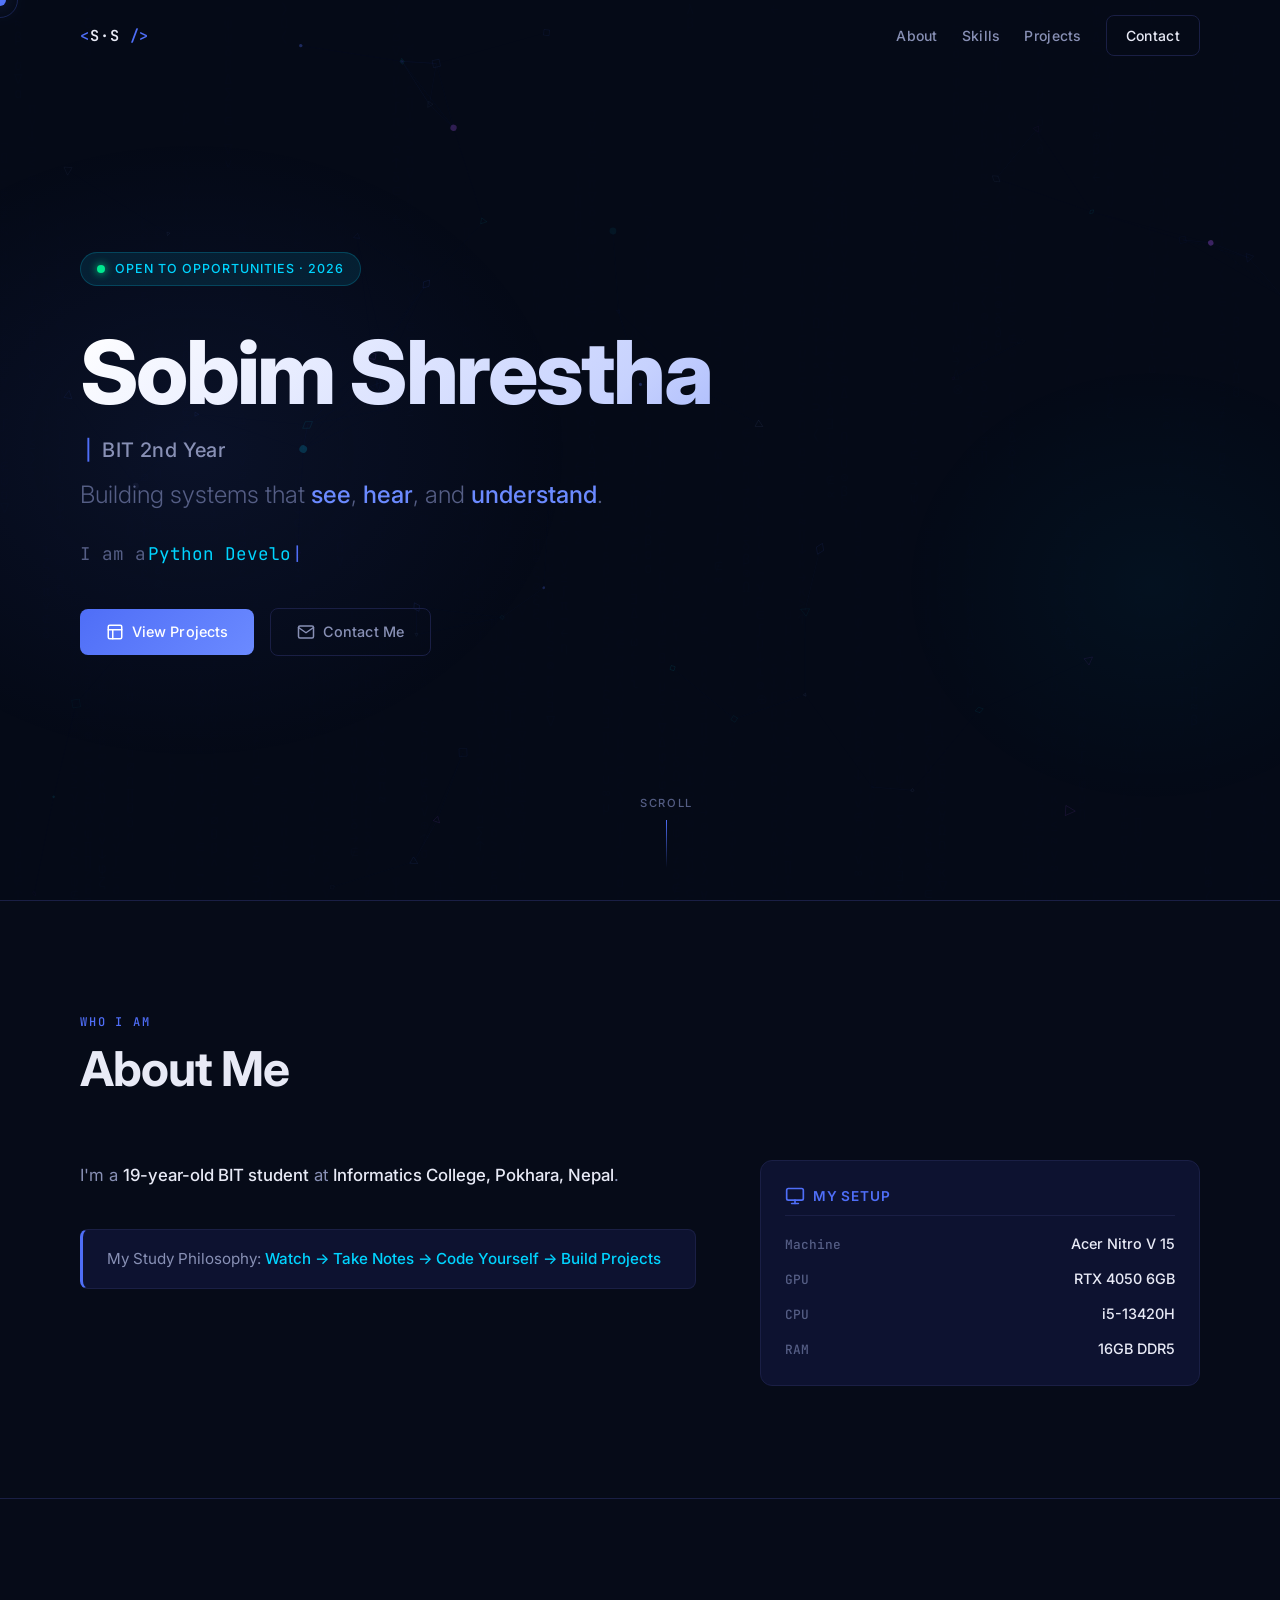
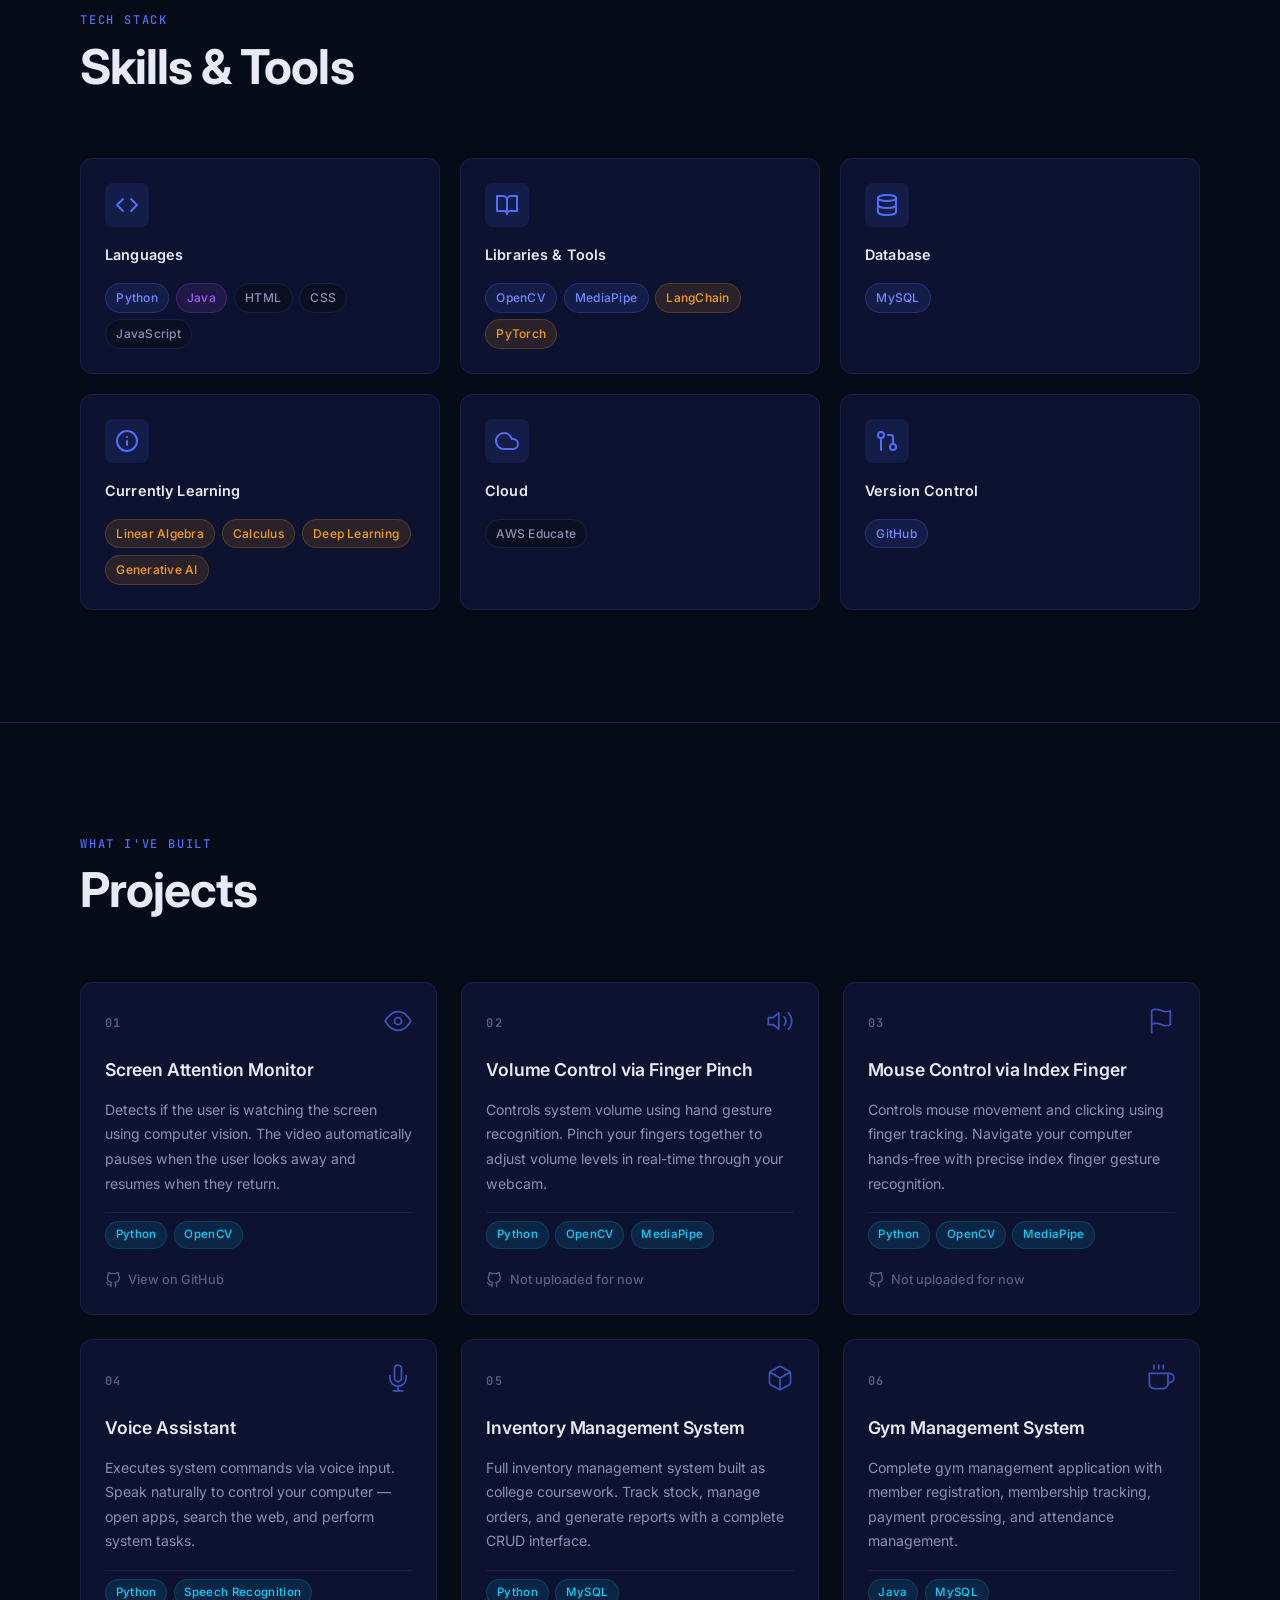
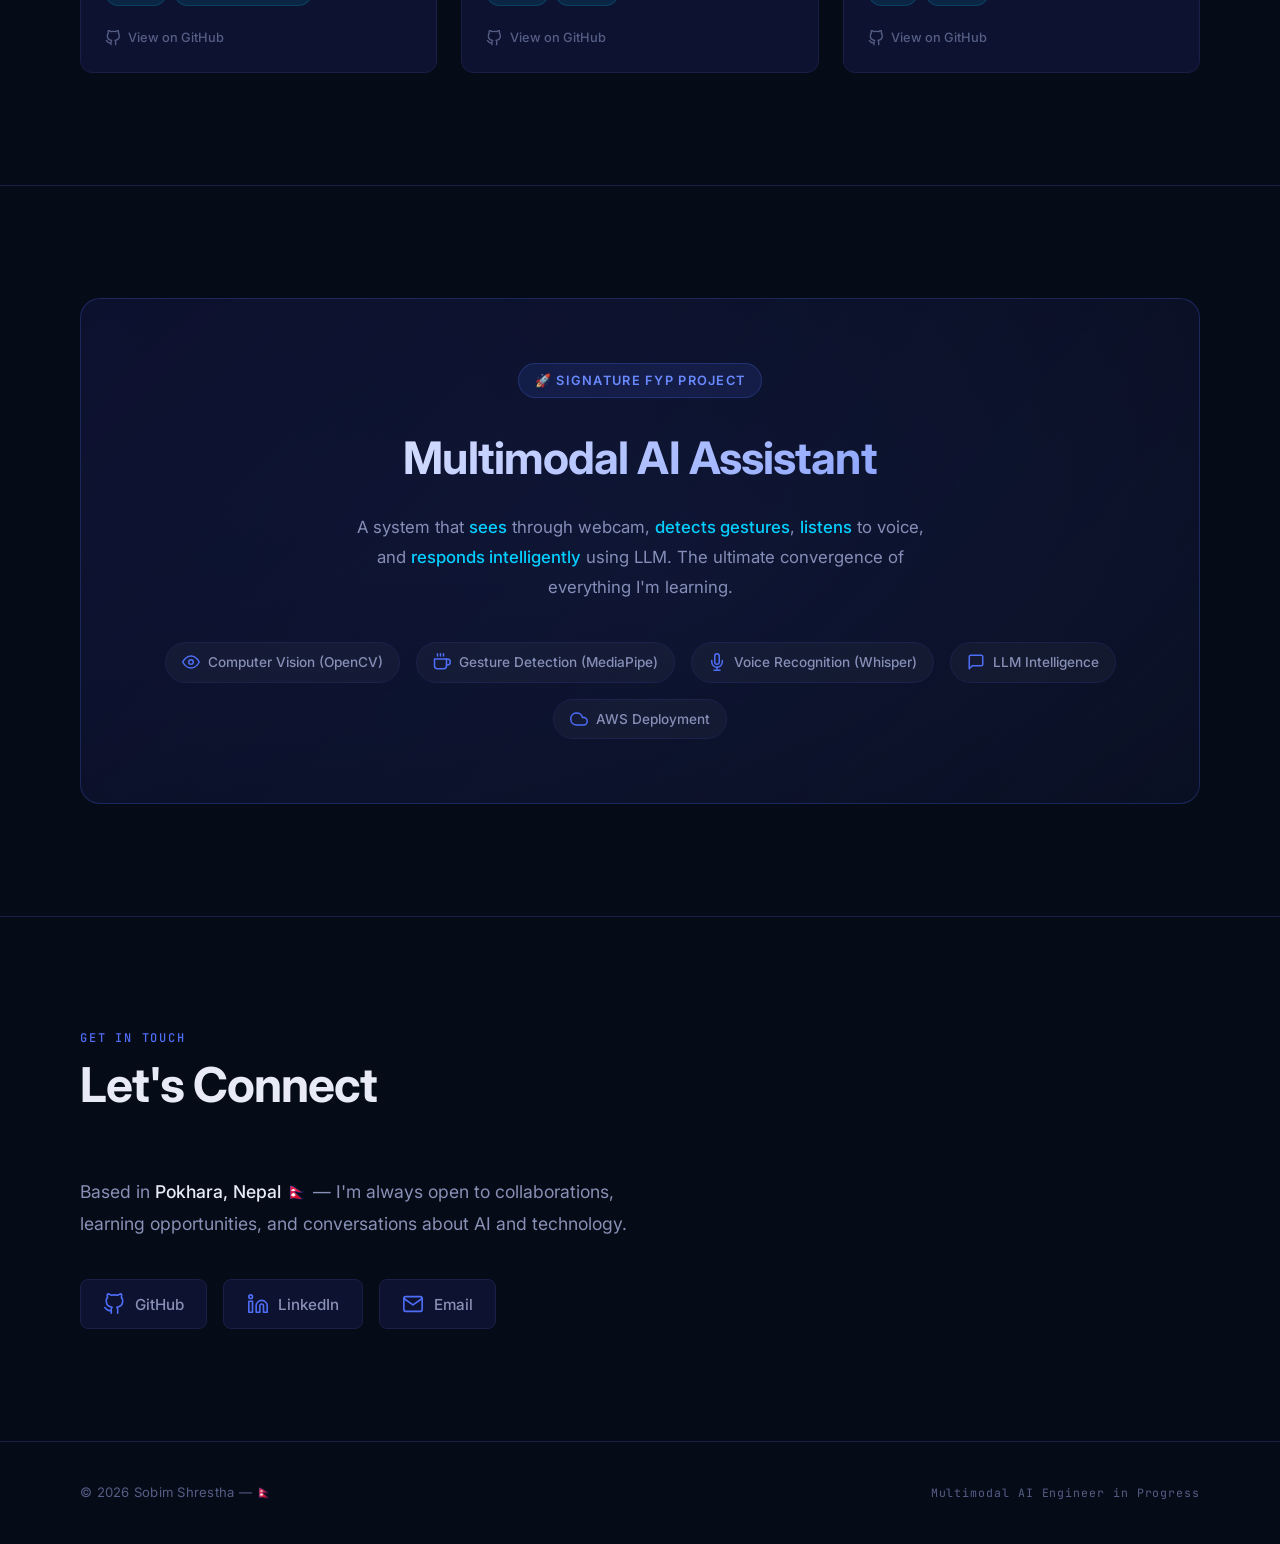
<file: index.html>
<!DOCTYPE html>
<html lang="en">
<head>
  <meta charset="UTF-8" />
  <meta name="viewport" content="width=device-width, initial-scale=1.0" />
  <meta name="description" content="Sobim Shrestha — Multimodal AI Engineer in Progress. BIT 2nd Year student at Informatics College, Pokhara, Nepal. Building AI systems that see, hear, and understand." />
  <title>Sobim Shrestha — Multimodal AI Engineer</title>
  <link rel="preconnect" href="https://fonts.googleapis.com" />
  <link rel="preconnect" href="https://fonts.gstatic.com" crossorigin />
  <link href="https://fonts.googleapis.com/css2?family=Inter:wght@300;400;500;600;700;800&family=JetBrains+Mono:wght@400;500&display=swap" rel="stylesheet" />
  <link rel="stylesheet" href="style.css" />
</head>
<body>

  <!-- Custom Cursor -->
  <div class="cursor" id="cursor"></div>
  <div class="cursor-trail" id="cursor-trail"></div>

  <!-- Particle Canvas -->
  <canvas id="particle-canvas"></canvas>

  <!-- Matrix Rain Canvas -->
  <canvas id="matrix-canvas"></canvas>

  <!-- ── Navigation ──────────────────────────── -->
  <header class="nav" id="nav">
    <div class="nav__inner container">
      <a href="#hero" class="nav__logo" aria-label="Home">
        <span class="logo-bracket">&lt;</span>S·S<span class="logo-bracket"> /&gt;</span>
      </a>
      <nav class="nav__links" aria-label="Primary navigation">
        <a href="#about" class="nav__link">About</a>
        <a href="#skills" class="nav__link">Skills</a>
        <a href="#projects" class="nav__link">Projects</a>

        <a href="#contact" class="nav__link nav__link--cta" id="nav-contact">Contact</a>
      </nav>
      <button class="nav__hamburger" id="hamburger" aria-label="Toggle menu" aria-expanded="false">
        <span></span><span></span><span></span>
      </button>
    </div>
    <!-- Mobile drawer -->
    <div class="nav__drawer" id="nav-drawer" aria-hidden="true">
      <a href="#about" class="nav__drawer-link">About</a>
      <a href="#skills" class="nav__drawer-link">Skills</a>
      <a href="#projects" class="nav__drawer-link">Projects</a>

      <a href="#contact" class="nav__drawer-link">Contact</a>
    </div>
  </header>

  <!-- ── Hero ──────────────────────────────────── -->
  <section class="hero" id="hero">
    <div class="hero__inner container">
      <div class="hero__badge fade-in">
        <span class="badge-dot"></span>
        Open to Opportunities · 2026
      </div>
      <h1 class="hero__name fade-in delay-1">Sobim Shrestha</h1>
      <p class="hero__title fade-in delay-2">
         <span class="hero__separator">|</span> BIT 2nd Year
      </p>
      <p class="hero__subtitle fade-in delay-3">
        Building  systems that <em>see</em>, <em>hear</em>, and <em>understand</em>.
      </p>
      <div class="hero__typewriter fade-in delay-3">
        <span class="typewriter-prefix">I am a </span>
        <span class="typewriter-text" id="typewriter"></span>
        <span class="typewriter-cursor">|</span>
      </div>
      <div class="hero__actions fade-in delay-4">
        <a href="#projects" class="btn btn--primary" id="hero-cta">
          <svg width="18" height="18" viewBox="0 0 24 24" fill="none" stroke="currentColor" stroke-width="2" stroke-linecap="round" stroke-linejoin="round"><rect x="3" y="3" width="18" height="18" rx="2" ry="2"/><line x1="3" y1="9" x2="21" y2="9"/><line x1="9" y1="21" x2="9" y2="9"/></svg>
          View Projects
        </a>
        <a href="#contact" class="btn btn--ghost">
          <svg width="18" height="18" viewBox="0 0 24 24" fill="none" stroke="currentColor" stroke-width="2" stroke-linecap="round" stroke-linejoin="round"><path d="M4 4h16c1.1 0 2 .9 2 2v12c0 1.1-.9 2-2 2H4c-1.1 0-2-.9-2-2V6c0-1.1.9-2 2-2z"/><polyline points="22,6 12,13 2,6"/></svg>
          Contact Me
        </a>
      </div>
    </div>
    <div class="hero__scroll-hint fade-in delay-5" aria-hidden="true">
      <span class="scroll-text">Scroll</span>
      <span class="scroll-line"></span>
    </div>
  </section>

  <!-- ── About ─────────────────────────────────── -->
  <section class="about section" id="about">
    <div class="container">
      <div class="section__header reveal">
        <span class="section__label">Who I Am</span>
        <h2 class="section__title">About Me</h2>
      </div>
      <div class="about__grid">
        <div class="about__text reveal">
          <p>
            I'm a <strong>19-year-old BIT student</strong> at <strong>Informatics College, Pokhara, Nepal</strong>.
            <!-- I'm passionate about building AI from <em>mathematical foundations</em> — not just calling APIs. -->
          </p>
          <p>
            <!-- Currently deep-diving into <strong>Linear Algebra</strong> and <strong>Calculus</strong> as my foundation -->
            <!-- for Generative AI. I believe in truly understanding the math behind the models, not just using pre-built tools. -->
          </p>
          <blockquote class="about__philosophy">
            <!-- <span class="philosophy-icon"></span> -->
            <span>My Study Philosophy: <strong>Watch → Take Notes → Code Yourself → Build Projects</strong></span>
          </blockquote>
        </div>
        <div class="about__hardware reveal">
          <h3 class="hardware__title">
            <svg width="20" height="20" viewBox="0 0 24 24" fill="none" stroke="currentColor" stroke-width="2" stroke-linecap="round" stroke-linejoin="round"><rect x="2" y="3" width="20" height="14" rx="2" ry="2"/><line x1="8" y1="21" x2="16" y2="21"/><line x1="12" y1="17" x2="12" y2="21"/></svg>
            My Setup
          </h3>
          <ul class="hardware__list">
            <li><span class="hw-label">Machine</span><span class="hw-value">Acer Nitro V 15</span></li>
            <li><span class="hw-label">GPU</span><span class="hw-value">RTX 4050 6GB</span></li>
            <li><span class="hw-label">CPU</span><span class="hw-value">i5-13420H</span></li>
            <li><span class="hw-label">RAM</span><span class="hw-value">16GB DDR5</span></li>
          </ul>
        </div>
      </div>
    </div>
  </section>

  <!-- ── Skills ────────────────────────────────── -->
  <section class="skills section" id="skills">
    <div class="container">
      <div class="section__header reveal">
        <span class="section__label">Tech Stack</span>
        <h2 class="section__title">Skills & Tools</h2>
      </div>
      <div class="skills__grid">

        <div class="skill-card reveal" id="skill-languages">
          <div class="skill-card__icon">
            <svg width="24" height="24" viewBox="0 0 24 24" fill="none" stroke="currentColor" stroke-width="2" stroke-linecap="round" stroke-linejoin="round"><polyline points="16 18 22 12 16 6"/><polyline points="8 6 2 12 8 18"/></svg>
          </div>
          <h3 class="skill-card__title">Languages</h3>
          <div class="skill-card__tags">
            <span class="tag tag--strong">Python</span>
            <span class="tag tag--mid">Java</span>
            <span class="tag">HTML</span>
            <span class="tag">CSS</span>
            <span class="tag">JavaScript</span>
          </div>
        </div>

        <div class="skill-card reveal" id="skill-libs">
          <div class="skill-card__icon">
            <svg width="24" height="24" viewBox="0 0 24 24" fill="none" stroke="currentColor" stroke-width="2" stroke-linecap="round" stroke-linejoin="round"><path d="M2 3h6a4 4 0 0 1 4 4v14a3 3 0 0 0-3-3H2z"/><path d="M22 3h-6a4 4 0 0 0-4 4v14a3 3 0 0 1 3-3h7z"/></svg>
          </div>
          <h3 class="skill-card__title">Libraries & Tools</h3>
          <div class="skill-card__tags">
            <span class="tag tag--strong">OpenCV</span>
            <span class="tag tag--strong">MediaPipe</span>
            <span class="tag tag--learning">LangChain</span>
            <span class="tag tag--learning">PyTorch</span>
          </div>
        </div>

        <div class="skill-card reveal" id="skill-db">
          <div class="skill-card__icon">
            <svg width="24" height="24" viewBox="0 0 24 24" fill="none" stroke="currentColor" stroke-width="2" stroke-linecap="round" stroke-linejoin="round"><ellipse cx="12" cy="5" rx="9" ry="3"/><path d="M21 12c0 1.66-4 3-9 3s-9-1.34-9-3"/><path d="M3 5v14c0 1.66 4 3 9 3s9-1.34 9-3V5"/></svg>
          </div>
          <h3 class="skill-card__title">Database</h3>
          <div class="skill-card__tags">
            <span class="tag tag--strong">MySQL</span>
          </div>
        </div>

        <div class="skill-card reveal" id="skill-learning">
          <div class="skill-card__icon">
            <svg width="24" height="24" viewBox="0 0 24 24" fill="none" stroke="currentColor" stroke-width="2" stroke-linecap="round" stroke-linejoin="round"><circle cx="12" cy="12" r="10"/><path d="M12 16v-4"/><path d="M12 8h.01"/></svg>
          </div>
          <h3 class="skill-card__title">Currently Learning</h3>
          <div class="skill-card__tags">
            <span class="tag tag--learning">Linear Algebra</span>
            <span class="tag tag--learning">Calculus</span>
            <span class="tag tag--learning">Deep Learning</span>
            <span class="tag tag--learning">Generative AI</span>
          </div>
        </div>

        <div class="skill-card reveal" id="skill-cloud">
          <div class="skill-card__icon">
            <svg width="24" height="24" viewBox="0 0 24 24" fill="none" stroke="currentColor" stroke-width="2" stroke-linecap="round" stroke-linejoin="round"><path d="M18 10h-1.26A8 8 0 1 0 9 20h9a5 5 0 0 0 0-10z"/></svg>
          </div>
          <h3 class="skill-card__title">Cloud</h3>
          <div class="skill-card__tags">
            <span class="tag">AWS Educate</span>
          </div>
        </div>

        <div class="skill-card reveal" id="skill-vc">
          <div class="skill-card__icon">
            <svg width="24" height="24" viewBox="0 0 24 24" fill="none" stroke="currentColor" stroke-width="2" stroke-linecap="round" stroke-linejoin="round"><circle cx="18" cy="18" r="3"/><circle cx="6" cy="6" r="3"/><path d="M13 6h3a2 2 0 0 1 2 2v7"/><path d="M6 9v12"/></svg>
          </div>
          <h3 class="skill-card__title">Version Control</h3>
          <div class="skill-card__tags">
            <span class="tag tag--strong">GitHub</span>
          </div>
        </div>

      </div>
    </div>
  </section>

  <!-- ── Projects ──────────────────────────────── -->
  <section class="projects section" id="projects">
    <div class="container">
      <div class="section__header reveal">
        <span class="section__label">What I've Built</span>
        <h2 class="section__title">Projects</h2>
      </div>
      <div class="projects__grid">

        <article class="project-card reveal" id="project-1">
          <div class="project-card__header">
            <span class="project-card__number">01</span>
            <div class="project-card__icon">
              <svg width="28" height="28" viewBox="0 0 24 24" fill="none" stroke="currentColor" stroke-width="1.5" stroke-linecap="round" stroke-linejoin="round"><path d="M1 12s4-8 11-8 11 8 11 8-4 8-11 8-11-8-11-8z"/><circle cx="12" cy="12" r="3"/></svg>
            </div>
          </div>
          <h3 class="project-card__title">Screen Attention Monitor</h3>
          <p class="project-card__desc">
            Detects if the user is watching the screen using computer vision. The video automatically pauses when the user looks away and resumes when they return.
          </p>
          <div class="project-card__tech">
            <span>Python</span>
            <span>OpenCV</span>
          </div>
          <a href="https://github.com/Sobimshrestha/Screen-Attention-Monitor" target="_blank" rel="noopener" class="project-card__github">
            <svg width="16" height="16" viewBox="0 0 24 24" fill="none" stroke="currentColor" stroke-width="2" stroke-linecap="round" stroke-linejoin="round"><path d="M9 19c-5 1.5-5-2.5-7-3m14 6v-3.87a3.37 3.37 0 0 0-.94-2.61c3.14-.35 6.44-1.54 6.44-7A5.44 5.44 0 0 0 20 4.77 5.07 5.07 0 0 0 19.91 1S18.73.65 16 2.48a13.38 13.38 0 0 0-7 0C6.27.65 5.09 1 5.09 1A5.07 5.07 0 0 0 5 4.77a5.44 5.44 0 0 0-1.5 3.78c0 5.42 3.3 6.61 6.44 7A3.37 3.37 0 0 0 9 18.13V22"/></svg>
            View on GitHub
          </a>
        </article>

        <article class="project-card reveal" id="project-2">
          <div class="project-card__header">
            <span class="project-card__number">02</span>
            <div class="project-card__icon">
              <svg width="28" height="28" viewBox="0 0 24 24" fill="none" stroke="currentColor" stroke-width="1.5" stroke-linecap="round" stroke-linejoin="round"><polygon points="11 5 6 9 2 9 2 15 6 15 11 19 11 5"/><path d="M19.07 4.93a10 10 0 0 1 0 14.14"/><path d="M15.54 8.46a5 5 0 0 1 0 7.07"/></svg>
            </div>
          </div>
          <h3 class="project-card__title">Volume Control via Finger Pinch</h3>
          <p class="project-card__desc">
            Controls system volume using hand gesture recognition. Pinch your fingers together to adjust volume levels in real-time through your webcam.
          </p>
          <div class="project-card__tech">
            <span>Python</span>
            <span>OpenCV</span>
            <span>MediaPipe</span>
          </div>
          <a href="https://github.com/" target="_blank" rel="noopener" class="project-card__github">
            <svg width="16" height="16" viewBox="0 0 24 24" fill="none" stroke="currentColor" stroke-width="2" stroke-linecap="round" stroke-linejoin="round"><path d="M9 19c-5 1.5-5-2.5-7-3m14 6v-3.87a3.37 3.37 0 0 0-.94-2.61c3.14-.35 6.44-1.54 6.44-7A5.44 5.44 0 0 0 20 4.77 5.07 5.07 0 0 0 19.91 1S18.73.65 16 2.48a13.38 13.38 0 0 0-7 0C6.27.65 5.09 1 5.09 1A5.07 5.07 0 0 0 5 4.77a5.44 5.44 0 0 0-1.5 3.78c0 5.42 3.3 6.61 6.44 7A3.37 3.37 0 0 0 9 18.13V22"/></svg>
            Not uploaded for now
          </a>
        </article>

        <article class="project-card reveal" id="project-3">
          <div class="project-card__header">
            <span class="project-card__number">03</span>
            <div class="project-card__icon">
              <svg width="28" height="28" viewBox="0 0 24 24" fill="none" stroke="currentColor" stroke-width="1.5" stroke-linecap="round" stroke-linejoin="round"><path d="M4 15s1-1 4-1 5 2 8 2 4-1 4-1V3s-1 1-4 1-5-2-8-2-4 1-4 1z"/><line x1="4" y1="22" x2="4" y2="15"/></svg>
            </div>
          </div>
          <h3 class="project-card__title">Mouse Control via Index Finger</h3>
          <p class="project-card__desc">
            Controls mouse movement and clicking using finger tracking. Navigate your computer hands-free with precise index finger gesture recognition.
          </p>
          <div class="project-card__tech">
            <span>Python</span>
            <span>OpenCV</span>
            <span>MediaPipe</span>
          </div>
          <a href="https://github.com/" target="_blank" rel="noopener" class="project-card__github">
            <svg width="16" height="16" viewBox="0 0 24 24" fill="none" stroke="currentColor" stroke-width="2" stroke-linecap="round" stroke-linejoin="round"><path d="M9 19c-5 1.5-5-2.5-7-3m14 6v-3.87a3.37 3.37 0 0 0-.94-2.61c3.14-.35 6.44-1.54 6.44-7A5.44 5.44 0 0 0 20 4.77 5.07 5.07 0 0 0 19.91 1S18.73.65 16 2.48a13.38 13.38 0 0 0-7 0C6.27.65 5.09 1 5.09 1A5.07 5.07 0 0 0 5 4.77a5.44 5.44 0 0 0-1.5 3.78c0 5.42 3.3 6.61 6.44 7A3.37 3.37 0 0 0 9 18.13V22"/></svg>
            Not uploaded for now
          </a>
        </article>

        <article class="project-card reveal" id="project-4">
          <div class="project-card__header">
            <span class="project-card__number">04</span>
            <div class="project-card__icon">
              <svg width="28" height="28" viewBox="0 0 24 24" fill="none" stroke="currentColor" stroke-width="1.5" stroke-linecap="round" stroke-linejoin="round"><path d="M12 1a3 3 0 0 0-3 3v8a3 3 0 0 0 6 0V4a3 3 0 0 0-3-3z"/><path d="M19 10v2a7 7 0 0 1-14 0v-2"/><line x1="12" y1="19" x2="12" y2="23"/><line x1="8" y1="23" x2="16" y2="23"/></svg>
            </div>
          </div>
          <h3 class="project-card__title">Voice Assistant</h3>
          <p class="project-card__desc">
            Executes system commands via voice input. Speak naturally to control your computer — open apps, search the web, and perform system tasks.
          </p>
          <div class="project-card__tech">
            <span>Python</span>
            <span>Speech Recognition</span>
          </div>
          <a href="https://github.com/Sobimshrestha/AI-intergated-assistant" target="_blank" rel="noopener" class="project-card__github">
            <svg width="16" height="16" viewBox="0 0 24 24" fill="none" stroke="currentColor" stroke-width="2" stroke-linecap="round" stroke-linejoin="round"><path d="M9 19c-5 1.5-5-2.5-7-3m14 6v-3.87a3.37 3.37 0 0 0-.94-2.61c3.14-.35 6.44-1.54 6.44-7A5.44 5.44 0 0 0 20 4.77 5.07 5.07 0 0 0 19.91 1S18.73.65 16 2.48a13.38 13.38 0 0 0-7 0C6.27.65 5.09 1 5.09 1A5.07 5.07 0 0 0 5 4.77a5.44 5.44 0 0 0-1.5 3.78c0 5.42 3.3 6.61 6.44 7A3.37 3.37 0 0 0 9 18.13V22"/></svg>
            View on GitHub
          </a>
        </article>

        <article class="project-card reveal" id="project-5">
          <div class="project-card__header">
            <span class="project-card__number">05</span>
            <div class="project-card__icon">
              <svg width="28" height="28" viewBox="0 0 24 24" fill="none" stroke="currentColor" stroke-width="1.5" stroke-linecap="round" stroke-linejoin="round"><path d="M21 16V8a2 2 0 0 0-1-1.73l-7-4a2 2 0 0 0-2 0l-7 4A2 2 0 0 0 3 8v8a2 2 0 0 0 1 1.73l7 4a2 2 0 0 0 2 0l7-4A2 2 0 0 0 21 16z"/><polyline points="3.27 6.96 12 12.01 20.73 6.96"/><line x1="12" y1="22.08" x2="12" y2="12"/></svg>
            </div>
          </div>
          <h3 class="project-card__title">Inventory Management System</h3>
          <p class="project-card__desc">
            Full inventory management system built as college coursework. Track stock, manage orders, and generate reports with a complete CRUD interface.
          </p>
          <div class="project-card__tech">
            <span>Python</span>
            <span>MySQL</span>
          </div>
          <a href="https://github.com/" target="_blank" rel="noopener" class="project-card__github">
            <svg width="16" height="16" viewBox="0 0 24 24" fill="none" stroke="currentColor" stroke-width="2" stroke-linecap="round" stroke-linejoin="round"><path d="M9 19c-5 1.5-5-2.5-7-3m14 6v-3.87a3.37 3.37 0 0 0-.94-2.61c3.14-.35 6.44-1.54 6.44-7A5.44 5.44 0 0 0 20 4.77 5.07 5.07 0 0 0 19.91 1S18.73.65 16 2.48a13.38 13.38 0 0 0-7 0C6.27.65 5.09 1 5.09 1A5.07 5.07 0 0 0 5 4.77a5.44 5.44 0 0 0-1.5 3.78c0 5.42 3.3 6.61 6.44 7A3.37 3.37 0 0 0 9 18.13V22"/></svg>
            View on GitHub
          </a>
        </article>

        <article class="project-card reveal" id="project-6">
          <div class="project-card__header">
            <span class="project-card__number">06</span>
            <div class="project-card__icon">
              <svg width="28" height="28" viewBox="0 0 24 24" fill="none" stroke="currentColor" stroke-width="1.5" stroke-linecap="round" stroke-linejoin="round"><path d="M18 8h1a4 4 0 0 1 0 8h-1"/><path d="M2 8h16v9a4 4 0 0 1-4 4H6a4 4 0 0 1-4-4V8z"/><line x1="6" y1="1" x2="6" y2="4"/><line x1="10" y1="1" x2="10" y2="4"/><line x1="14" y1="1" x2="14" y2="4"/></svg>
            </div>
          </div>
          <h3 class="project-card__title">Gym Management System</h3>
          <p class="project-card__desc">
            Complete gym management application with member registration, membership tracking, payment processing, and attendance management.
          </p>
          <div class="project-card__tech">
            <span>Java</span>
            <span>MySQL</span>
          </div>
          <a href="https://github.com/" target="_blank" rel="noopener" class="project-card__github">
            <svg width="16" height="16" viewBox="0 0 24 24" fill="none" stroke="currentColor" stroke-width="2" stroke-linecap="round" stroke-linejoin="round"><path d="M9 19c-5 1.5-5-2.5-7-3m14 6v-3.87a3.37 3.37 0 0 0-.94-2.61c3.14-.35 6.44-1.54 6.44-7A5.44 5.44 0 0 0 20 4.77 5.07 5.07 0 0 0 19.91 1S18.73.65 16 2.48a13.38 13.38 0 0 0-7 0C6.27.65 5.09 1 5.09 1A5.07 5.07 0 0 0 5 4.77a5.44 5.44 0 0 0-1.5 3.78c0 5.42 3.3 6.61 6.44 7A3.37 3.37 0 0 0 9 18.13V22"/></svg>
            View on GitHub
          </a>
        </article>

      </div>
    </div>
  </section>

  <!-- ── Roadmap / Journey (commented out for now) ──
  <section class="roadmap section" id="roadmap">
    <div class="container">
      <div class="section__header reveal">
        <span class="section__label">My Journey</span>
        <h2 class="section__title">Learning Roadmap</h2>
      </div>
      <div class="timeline">

        <div class="timeline__item timeline__item--active reveal">
          <div class="timeline__marker">
            <span class="timeline__dot timeline__dot--active"></span>
          </div>
          <div class="timeline__content">
            <span class="timeline__phase">Phase 1</span>
            <h3 class="timeline__title">Math Foundations</h3>
            <p class="timeline__desc">Linear Algebra & Calculus — building the mathematical intuition needed for deep learning from first principles.</p>
            <span class="timeline__status timeline__status--active">● In Progress</span>
          </div>
        </div>

        <div class="timeline__item reveal">
          <div class="timeline__marker">
            <span class="timeline__dot"></span>
          </div>
          <div class="timeline__content">
            <span class="timeline__phase">Phase 2</span>
            <h3 class="timeline__title">Deep Learning Core</h3>
            <p class="timeline__desc">Neural networks, backpropagation, CNNs, RNNs, transformers — understanding architectures that power modern AI.</p>
            <span class="timeline__status">○ Upcoming</span>
          </div>
        </div>

        <div class="timeline__item reveal">
          <div class="timeline__marker">
            <span class="timeline__dot"></span>
          </div>
          <div class="timeline__content">
            <span class="timeline__phase">Phase 3</span>
            <h3 class="timeline__title">LLMs & GenAI Tools</h3>
            <p class="timeline__desc">Large Language Models, prompt engineering, fine-tuning, LangChain, RAG systems — applying generative AI in practice.</p>
            <span class="timeline__status">○ Upcoming</span>
          </div>
        </div>

        <div class="timeline__item reveal">
          <div class="timeline__marker">
            <span class="timeline__dot"></span>
          </div>
          <div class="timeline__content">
            <span class="timeline__phase">Phase 4</span>
            <h3 class="timeline__title">Multimodal AI Specialization</h3>
            <p class="timeline__desc">Combining vision, audio, and language models — building systems that process multiple input modalities simultaneously.</p>
            <span class="timeline__status">○ Upcoming</span>
          </div>
        </div>

        <div class="timeline__item reveal">
          <div class="timeline__marker">
            <span class="timeline__dot timeline__dot--final"></span>
          </div>
          <div class="timeline__content">
            <span class="timeline__phase">Phase 5</span>
            <h3 class="timeline__title">Final Year Project</h3>
            <p class="timeline__desc">Multimodal AI Assistant — combining OpenCV + MediaPipe + Whisper + LLM into a single intelligent system.</p>
            <span class="timeline__status">○ Upcoming</span>
          </div>
        </div>

      </div>
    </div>
  </section>
  -->

  <!-- ── FYP Highlight ─────────────────────────── -->
  <section class="fyp section" id="fyp">
    <div class="container">
      <div class="fyp__card reveal">
        <div class="fyp__badge">🚀 Signature FYP Project</div>
        <h2 class="fyp__title">Multimodal AI Assistant</h2>
        <p class="fyp__desc">
          A system that <strong>sees</strong> through webcam, <strong>detects gestures</strong>, <strong>listens</strong> to voice,
          and <strong>responds intelligently</strong> using LLM. The ultimate convergence of everything I'm learning.
        </p>
        <div class="fyp__features">
          <div class="fyp__feature">
            <svg width="24" height="24" viewBox="0 0 24 24" fill="none" stroke="currentColor" stroke-width="2" stroke-linecap="round" stroke-linejoin="round"><path d="M1 12s4-8 11-8 11 8 11 8-4 8-11 8-11-8-11-8z"/><circle cx="12" cy="12" r="3"/></svg>
            <span>Computer Vision (OpenCV)</span>
          </div>
          <div class="fyp__feature">
            <svg width="24" height="24" viewBox="0 0 24 24" fill="none" stroke="currentColor" stroke-width="2" stroke-linecap="round" stroke-linejoin="round"><path d="M18 8h1a4 4 0 0 1 0 8h-1"/><path d="M2 8h16v9a4 4 0 0 1-4 4H6a4 4 0 0 1-4-4V8z"/><line x1="6" y1="1" x2="6" y2="4"/><line x1="10" y1="1" x2="10" y2="4"/><line x1="14" y1="1" x2="14" y2="4"/></svg>
            <span>Gesture Detection (MediaPipe)</span>
          </div>
          <div class="fyp__feature">
            <svg width="24" height="24" viewBox="0 0 24 24" fill="none" stroke="currentColor" stroke-width="2" stroke-linecap="round" stroke-linejoin="round"><path d="M12 1a3 3 0 0 0-3 3v8a3 3 0 0 0 6 0V4a3 3 0 0 0-3-3z"/><path d="M19 10v2a7 7 0 0 1-14 0v-2"/><line x1="12" y1="19" x2="12" y2="23"/><line x1="8" y1="23" x2="16" y2="23"/></svg>
            <span>Voice Recognition (Whisper)</span>
          </div>
          <div class="fyp__feature">
            <svg width="24" height="24" viewBox="0 0 24 24" fill="none" stroke="currentColor" stroke-width="2" stroke-linecap="round" stroke-linejoin="round"><path d="M21 15a2 2 0 0 1-2 2H7l-4 4V5a2 2 0 0 1 2-2h14a2 2 0 0 1 2 2z"/></svg>
            <span>LLM Intelligence</span>
          </div>
          <div class="fyp__feature">
            <svg width="24" height="24" viewBox="0 0 24 24" fill="none" stroke="currentColor" stroke-width="2" stroke-linecap="round" stroke-linejoin="round"><path d="M18 10h-1.26A8 8 0 1 0 9 20h9a5 5 0 0 0 0-10z"/></svg>
            <span>AWS Deployment</span>
          </div>
        </div>
      </div>
    </div>
  </section>

  <!-- ── Contact ───────────────────────────────── -->
  <section class="contact section" id="contact">
    <div class="container">
      <div class="section__header reveal">
        <span class="section__label">Get in Touch</span>
        <h2 class="section__title">Let's Connect</h2>
      </div>
      <div class="contact__content reveal">
        <p class="contact__text">
          Based in <strong>Pokhara, Nepal</strong> 🇳🇵 — I'm always open to collaborations,
          learning opportunities, and conversations about AI and technology.
        </p>
        <div class="contact__links">
          <a href="https://github.com/Sobimshrestha" target="_blank" rel="noopener" class="contact__link" id="contact-github">
            <svg width="22" height="22" viewBox="0 0 24 24" fill="none" stroke="currentColor" stroke-width="1.75" stroke-linecap="round" stroke-linejoin="round"><path d="M9 19c-5 1.5-5-2.5-7-3m14 6v-3.87a3.37 3.37 0 0 0-.94-2.61c3.14-.35 6.44-1.54 6.44-7A5.44 5.44 0 0 0 20 4.77 5.07 5.07 0 0 0 19.91 1S18.73.65 16 2.48a13.38 13.38 0 0 0-7 0C6.27.65 5.09 1 5.09 1A5.07 5.07 0 0 0 5 4.77a5.44 5.44 0 0 0-1.5 3.78c0 5.42 3.3 6.61 6.44 7A3.37 3.37 0 0 0 9 18.13V22"/></svg>
            <span>GitHub</span>
          </a>
          <a href="https://linkedin.com/" target="_blank" rel="noopener" class="contact__link" id="contact-linkedin">
            <svg width="22" height="22" viewBox="0 0 24 24" fill="none" stroke="currentColor" stroke-width="1.75" stroke-linecap="round" stroke-linejoin="round"><path d="M16 8a6 6 0 0 1 6 6v7h-4v-7a2 2 0 0 0-2-2 2 2 0 0 0-2 2v7h-4v-7a6 6 0 0 1 6-6z"/><rect x="2" y="9" width="4" height="12"/><circle cx="4" cy="4" r="2"/></svg>
            <span>LinkedIn</span>
          </a>
          <a href="shresthasobim@gmail.com" class="contact__link" id="contact-email">
            <svg width="22" height="22" viewBox="0 0 24 24" fill="none" stroke="currentColor" stroke-width="1.75" stroke-linecap="round" stroke-linejoin="round"><path d="M4 4h16c1.1 0 2 .9 2 2v12c0 1.1-.9 2-2 2H4c-1.1 0-2-.9-2-2V6c0-1.1.9-2 2-2z"/><polyline points="22,6 12,13 2,6"/></svg>
            <span>Email</span>
          </a>
        </div>
      </div>
    </div>
  </section>

  <!-- ── Footer ────────────────────────────────── -->
  <footer class="footer">
    <div class="container footer__inner">
      <p class="footer__copy">
        © 2026 Sobim Shrestha &mdash; 🇳🇵
      </p>
      <p class="footer__tagline">Multimodal AI Engineer in Progress</p>
    </div>
  </footer>

  <script src="script.js"></script>
</body>
</html>
</file>
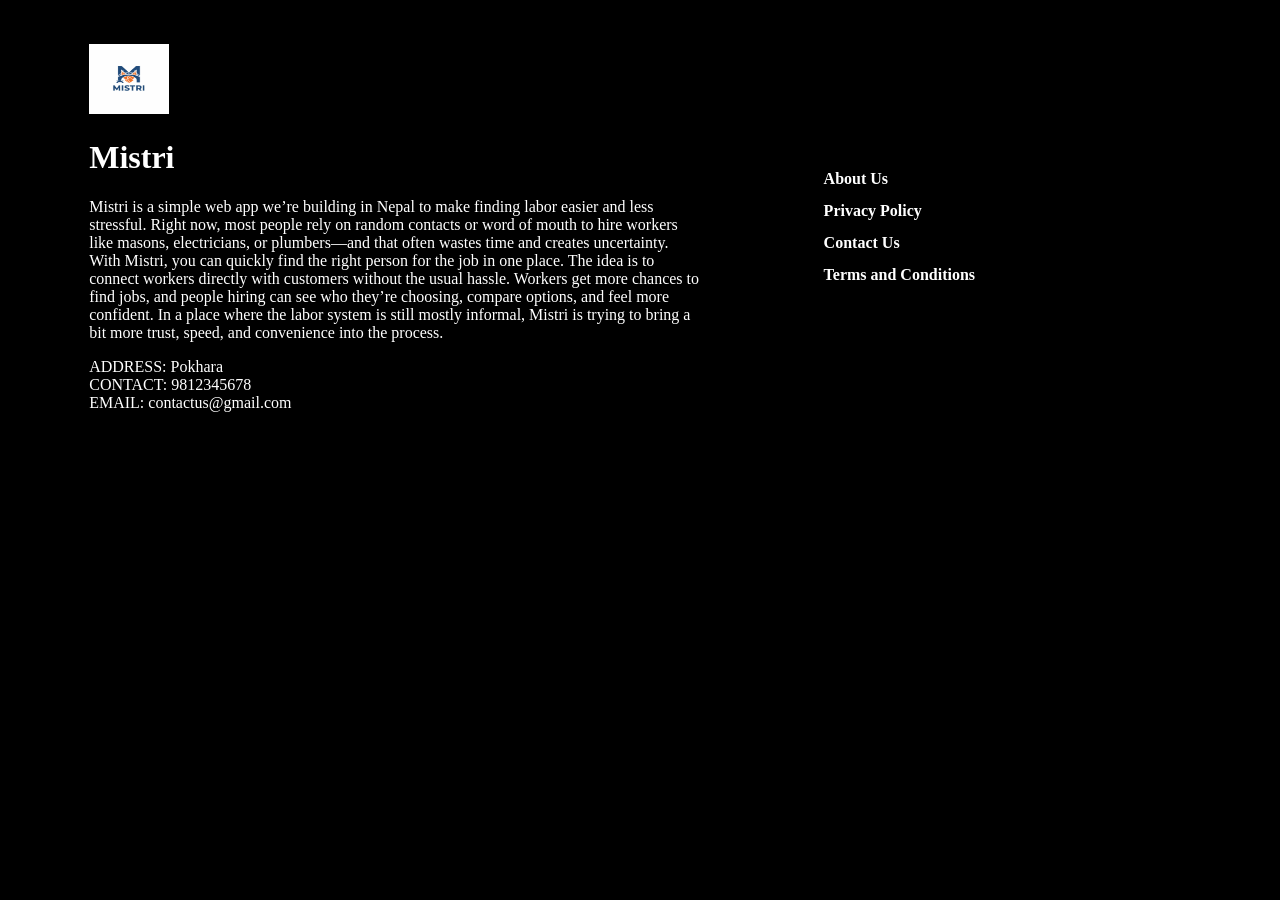
<file: footer.html>
<!DOCTYPE html>
<html lang="en">
<head>
    <meta charset="UTF-8">
    <meta name="viewport" content="width=, initial-scale=1.0">
    <title>Document</title>
    <style>
    *{
    background-color: black;
    color: white;
}
.Footer_Container{
    display: flex;
    align-items: center;
    justify-content: space-around;
    padding: 20px;
}
.footer_Paragraph{
    width: 50%;
}

.right_part{
    display: flex;
    flex-direction: column;
    gap: 12px;
    width: 30%;
}
.right_part a {
    color: white;
    text-decoration: none;
    font-weight: bold;
    position: relative;
    border-bottom: 2px solid transparent; /* start hidden */
    transition: border-bottom 0.3s;      /* smooth animation */
}
.right_part a:after{
    content: "";
    position: absolute;
    width: 0;
    left: 0;
    bottom: 0;
    height: 2px;
    background-color: #f0a500;
    transition: width 0.3s ease;
}

.right_part a:hover::after{
    width: 50%;
}

</style>
</head>
<body>
<div class="Footer_Container">
<div class = 'footer_Paragraph'>
    <p>
        <img src="logo.png" alt="logo" style="height: 70px; width: 80px;">
        <h1>Mistri</h1>
        Mistri is a simple web app we’re building in Nepal to make finding labor easier and less stressful. Right now, most people rely on random contacts or word of mouth to hire workers like masons, electricians, or plumbers—and that often wastes time and creates uncertainty. With Mistri, you can quickly find the right person for the job in one place.

The idea is to connect workers directly with customers without the usual hassle. Workers get more chances to find jobs, and people hiring can see who they’re choosing, compare options, and feel more confident. In a place where the labor system is still mostly informal, Mistri is trying to bring a bit more trust, speed, and convenience into the process.
    </p>
    <p class="Other details">
        ADDRESS: Pokhara <br>
        CONTACT: 9812345678<br>
        EMAIL: contactus@gmail.com
    </p>
</div>

<div class="right_part">
    <a href="#" style="text-decoration: none;">About Us</a>
    <a href="#" style="text-decoration: none;">Privacy Policy</a>
    <a href="#" style="text-decoration: none;">Contact Us</a>
    <a href="#" style="text-decoration: none;">Terms and Conditions</a>
</div>
</div>
</body>
</html>
</file>
<file: style.css>
/* ─────────────────────────────────────────
   Sobim Shrestha — Portfolio
   Design Tokens & Reset
───────────────────────────────────────── */
:root {
  /* Palette — Deep Navy */
  --color-bg:         #060b18;
  --color-bg-alt:     #0a0f22;
  --color-bg-card:    #0d1230;
  --color-bg-card-hover: #111640;
  --color-border:     #1a1f45;
  --color-border-hover: #2a3070;

  --color-text:       #e8eaf6;
  --color-text-muted: #8890b5;
  --color-text-sub:   #555e85;

  --color-accent:     #4f6ef7;
  --color-accent-dim: rgba(79, 110, 247, 0.12);
  --color-accent-glow: rgba(79, 110, 247, 0.4);
  --color-accent-hover: #6b8aff;

  --color-cyan:       #00d4ff;
  --color-cyan-dim:   rgba(0, 212, 255, 0.1);

  --color-green:      #00e88f;
  --color-green-dim:  rgba(0, 232, 143, 0.12);

  --color-purple:     #a855f7;
  --color-purple-dim: rgba(168, 85, 247, 0.12);

  --color-amber:      #f59e0b;
  --color-amber-dim:  rgba(245, 158, 11, 0.12);

  /* Typography */
  --font-sans: 'Inter', -apple-system, BlinkMacSystemFont, 'Segoe UI', sans-serif;
  --font-mono: 'JetBrains Mono', 'Fira Code', monospace;
  --weight-light:    300;
  --weight-regular:  400;
  --weight-medium:   500;
  --weight-semibold: 600;
  --weight-bold:     700;
  --weight-extrabold: 800;

  /* Spacing */
  --space-xs:  0.5rem;
  --space-sm:  1rem;
  --space-md:  1.5rem;
  --space-lg:  2.5rem;
  --space-xl:  4rem;
  --space-2xl: 7rem;

  /* Shape */
  --radius-sm: 8px;
  --radius:    12px;
  --radius-lg: 20px;
  --radius-xl: 28px;

  /* Shadows */
  --shadow-card: 0 4px 30px rgba(0, 0, 0, 0.4);
  --shadow-card-hover: 0 8px 50px rgba(79, 110, 247, 0.15);
  --shadow-glow: 0 0 40px rgba(79, 110, 247, 0.3);

  /* Transitions */
  --ease-out-expo: cubic-bezier(0.16, 1, 0.3, 1);
  --ease-default: cubic-bezier(0.25, 0.46, 0.45, 0.94);
  --duration-fast: 150ms;
  --duration-base: 250ms;
  --duration-slow: 500ms;

  /* Layout */
  --container-w: 1200px;
  --nav-h: 72px;
}

/* ── Reset ─────────────────────────────── */
*, *::before, *::after {
  box-sizing: border-box;
  margin: 0;
  padding: 0;
}

html {
  font-size: 16px;
  scroll-behavior: smooth;
  -webkit-font-smoothing: antialiased;
  -moz-osx-font-smoothing: grayscale;
}

body {
  font-family: var(--font-sans);
  font-weight: var(--weight-regular);
  background-color: var(--color-bg);
  color: var(--color-text);
  line-height: 1.65;
  overflow-x: hidden;
  cursor: none;
}

img, svg { display: block; }
a { text-decoration: none; color: inherit; cursor: none; }
ul { list-style: none; }
button { cursor: none; background: none; border: none; font: inherit; color: inherit; }

/* ── Container ─────────────────────────── */
.container {
  width: 100%;
  max-width: var(--container-w);
  margin-inline: auto;
  padding-inline: var(--space-lg);
}

.section {
  padding-block: var(--space-2xl);
  position: relative;
}

/* ─────────────────────────────────────────
   Custom Cursor
───────────────────────────────────────── */
.cursor {
  position: fixed;
  top: 0;
  left: 0;
  width: 12px;
  height: 12px;
  background: var(--color-accent);
  border-radius: 50%;
  pointer-events: none;
  z-index: 9999;
  mix-blend-mode: screen;
  transition: width 0.2s ease, height 0.2s ease, background 0.2s ease;
  transform: translate(-50%, -50%);
  box-shadow: 0 0 20px var(--color-accent-glow), 0 0 60px rgba(79, 110, 247, 0.15);
}

.cursor.cursor--hover {
  width: 40px;
  height: 40px;
  background: rgba(79, 110, 247, 0.2);
  border: 2px solid var(--color-accent);
  box-shadow: 0 0 40px var(--color-accent-glow);
}

.cursor-trail {
  position: fixed;
  top: 0;
  left: 0;
  width: 36px;
  height: 36px;
  border: 1px solid rgba(79, 110, 247, 0.25);
  border-radius: 50%;
  pointer-events: none;
  z-index: 9998;
  transition: width 0.3s ease, height 0.3s ease, border-color 0.3s ease;
  transform: translate(-50%, -50%);
}

.cursor-trail.cursor--hover {
  width: 60px;
  height: 60px;
  border-color: rgba(79, 110, 247, 0.4);
}

/* ─────────────────────────────────────────
   Canvases
───────────────────────────────────────── */
#particle-canvas {
  position: fixed;
  top: 0;
  left: 0;
  width: 100%;
  height: 100%;
  z-index: 0;
  pointer-events: none;
}

#matrix-canvas {
  position: fixed;
  top: 0;
  left: 0;
  width: 100%;
  height: 100%;
  z-index: 0;
  pointer-events: none;
  opacity: 0.04;
}

/* ─────────────────────────────────────────
   Reveal Animations
───────────────────────────────────────── */
.fade-in,
.reveal {
  opacity: 0;
  transform: translateY(30px);
  transition:
    opacity 0.7s var(--ease-out-expo),
    transform 0.7s var(--ease-out-expo);
}

.fade-in.visible,
.reveal.visible {
  opacity: 1;
  transform: none;
}

/* Hero sequential delays */
.delay-1 { transition-delay: 150ms; }
.delay-2 { transition-delay: 300ms; }
.delay-3 { transition-delay: 450ms; }
.delay-4 { transition-delay: 600ms; }
.delay-5 { transition-delay: 800ms; }

/* ─────────────────────────────────────────
   Navigation
───────────────────────────────────────── */
.nav {
  position: fixed;
  top: 0;
  left: 0;
  right: 0;
  z-index: 100;
  height: var(--nav-h);
  display: flex;
  align-items: center;
  transition:
    transform var(--duration-base) var(--ease-default),
    background-color var(--duration-base) ease,
    border-bottom-color var(--duration-base) ease;
  border-bottom: 1px solid transparent;
}

.nav--scrolled {
  background-color: rgba(6, 11, 24, 0.88);
  backdrop-filter: blur(16px);
  -webkit-backdrop-filter: blur(16px);
  border-bottom-color: var(--color-border);
}

.nav--hidden {
  transform: translateY(-100%);
}

.nav__inner {
  display: flex;
  align-items: center;
  justify-content: space-between;
  width: 100%;
}

.nav__logo {
  font-family: var(--font-mono);
  font-size: 0.95rem;
  font-weight: var(--weight-semibold);
  letter-spacing: 0.06em;
  color: var(--color-text);
  transition: color var(--duration-fast) ease;
}

.logo-bracket {
  color: var(--color-accent);
}

.nav__logo:hover { color: var(--color-accent-hover); }

.nav__links {
  display: flex;
  align-items: center;
  gap: var(--space-md);
}

.nav__link {
  font-size: 0.875rem;
  font-weight: var(--weight-medium);
  color: var(--color-text-muted);
  transition: color var(--duration-fast) ease;
  letter-spacing: 0.02em;
  position: relative;
}

.nav__link::after {
  content: '';
  position: absolute;
  bottom: -4px;
  left: 0;
  width: 0;
  height: 2px;
  background: var(--color-accent);
  transition: width 0.3s var(--ease-out-expo);
}

.nav__link:hover { color: var(--color-text); }
.nav__link:hover::after { width: 100%; }

.nav__link--cta {
  padding: 0.5rem 1.2rem;
  border: 1px solid var(--color-border);
  border-radius: var(--radius-sm);
  color: var(--color-text);
  transition:
    background-color var(--duration-fast) ease,
    border-color var(--duration-fast) ease,
    color var(--duration-fast) ease,
    box-shadow var(--duration-fast) ease;
}

.nav__link--cta::after { display: none; }

.nav__link--cta:hover {
  background-color: var(--color-accent);
  border-color: var(--color-accent);
  color: #fff;
  box-shadow: 0 0 20px var(--color-accent-glow);
}

/* Hamburger */
.nav__hamburger {
  display: none;
  flex-direction: column;
  gap: 5px;
  padding: 4px;
}

.nav__hamburger span {
  display: block;
  width: 24px;
  height: 2px;
  background-color: var(--color-text);
  transition: transform var(--duration-base) var(--ease-default), opacity var(--duration-fast) ease;
  transform-origin: center;
}

.nav__hamburger.is-open span:nth-child(1) { transform: translateY(7px) rotate(45deg); }
.nav__hamburger.is-open span:nth-child(2) { opacity: 0; }
.nav__hamburger.is-open span:nth-child(3) { transform: translateY(-7px) rotate(-45deg); }

/* Mobile Drawer */
.nav__drawer {
  position: fixed;
  top: var(--nav-h);
  left: 0;
  right: 0;
  background-color: rgba(6, 11, 24, 0.96);
  backdrop-filter: blur(20px);
  -webkit-backdrop-filter: blur(20px);
  border-bottom: 1px solid var(--color-border);
  display: flex;
  flex-direction: column;
  padding: var(--space-sm) var(--space-lg) var(--space-md);
  gap: var(--space-xs);
  transform: translateY(-110%);
  opacity: 0;
  transition:
    transform var(--duration-base) var(--ease-out-expo),
    opacity var(--duration-base) ease;
  pointer-events: none;
  z-index: 99;
}

.nav__drawer--open {
  transform: none;
  opacity: 1;
  pointer-events: all;
}

.nav__drawer-link {
  font-size: 1.05rem;
  font-weight: var(--weight-medium);
  color: var(--color-text-muted);
  padding-block: 0.75rem;
  border-bottom: 1px solid var(--color-border);
  transition: color var(--duration-fast) ease;
}

.nav__drawer-link:last-child { border-bottom: none; }
.nav__drawer-link:hover { color: var(--color-accent-hover); }

/* ─────────────────────────────────────────
   Hero
───────────────────────────────────────── */
.hero {
  min-height: 100svh;
  display: flex;
  flex-direction: column;
  justify-content: center;
  padding-top: var(--nav-h);
  padding-bottom: var(--space-xl);
  position: relative;
  overflow: hidden;
  z-index: 1;
}

/* Radial glow */
.hero::before {
  content: '';
  position: absolute;
  top: 15%;
  left: -15%;
  width: 60%;
  height: 70%;
  background: radial-gradient(ellipse, rgba(79, 110, 247, 0.08) 0%, transparent 70%);
  pointer-events: none;
}

.hero::after {
  content: '';
  position: absolute;
  bottom: 10%;
  right: -10%;
  width: 40%;
  height: 50%;
  background: radial-gradient(ellipse, rgba(0, 212, 255, 0.04) 0%, transparent 70%);
  pointer-events: none;
}

.hero__inner {
  position: relative;
  z-index: 1;
}

.hero__badge {
  display: inline-flex;
  align-items: center;
  gap: 0.6rem;
  font-size: 0.78rem;
  font-weight: var(--weight-medium);
  letter-spacing: 0.08em;
  text-transform: uppercase;
  color: var(--color-cyan);
  background-color: var(--color-cyan-dim);
  border: 1px solid rgba(0, 212, 255, 0.2);
  border-radius: 100px;
  padding: 0.35rem 1rem;
  margin-bottom: var(--space-lg);
}

.badge-dot {
  width: 8px;
  height: 8px;
  border-radius: 50%;
  background-color: var(--color-green);
  animation: pulse-dot 2s ease-in-out infinite;
  box-shadow: 0 0 8px var(--color-green);
}

@keyframes pulse-dot {
  0%, 100% { opacity: 1; transform: scale(1); }
  50% { opacity: 0.4; transform: scale(0.7); }
}

.hero__name {
  font-size: clamp(3rem, 7vw, 5.5rem);
  font-weight: var(--weight-extrabold);
  line-height: 1.05;
  letter-spacing: -0.03em;
  color: var(--color-text);
  margin-bottom: var(--space-sm);
  background: linear-gradient(135deg, #fff 0%, #c7d2fe 50%, var(--color-accent) 100%);
  -webkit-background-clip: text;
  -webkit-text-fill-color: transparent;
  background-clip: text;
}

.hero__title {
  font-size: clamp(1rem, 2vw, 1.25rem);
  font-weight: var(--weight-medium);
  color: var(--color-text-muted);
  letter-spacing: 0.02em;
  margin-bottom: var(--space-xs);
}

.hero__separator {
  color: var(--color-accent);
  margin: 0 0.3rem;
}

.hero__subtitle {
  font-size: clamp(1.1rem, 2.5vw, 1.5rem);
  font-weight: var(--weight-light);
  color: var(--color-text-sub);
  margin-bottom: var(--space-md);
}

.hero__subtitle em {
  font-style: normal;
  color: var(--color-accent-hover);
  font-weight: var(--weight-medium);
}

.hero__typewriter {
  font-family: var(--font-mono);
  font-size: clamp(0.9rem, 1.5vw, 1.1rem);
  color: var(--color-text-muted);
  margin-bottom: var(--space-lg);
  display: flex;
  align-items: center;
  gap: 0.1rem;
}

.typewriter-prefix {
  color: var(--color-text-sub);
}

.typewriter-text {
  color: var(--color-cyan);
}

.typewriter-cursor {
  color: var(--color-accent);
  animation: blink-cursor 0.7s step-end infinite;
}

@keyframes blink-cursor {
  0%, 100% { opacity: 1; }
  50% { opacity: 0; }
}

.hero__actions {
  display: flex;
  align-items: center;
  gap: var(--space-sm);
  flex-wrap: wrap;
}

/* Scroll hint */
.hero__scroll-hint {
  position: absolute;
  bottom: 2rem;
  left: 50%;
  transform: translateX(-50%);
  display: flex;
  flex-direction: column;
  align-items: center;
  gap: 0.5rem;
}

.scroll-text {
  font-size: 0.7rem;
  font-weight: var(--weight-medium);
  letter-spacing: 0.15em;
  text-transform: uppercase;
  color: var(--color-text-sub);
}

.scroll-line {
  display: block;
  width: 1px;
  height: 48px;
  background: linear-gradient(to bottom, var(--color-accent), transparent);
  animation: scrollDrop 2s ease-in-out infinite;
}

@keyframes scrollDrop {
  0%   { transform: scaleY(0); transform-origin: top; opacity: 0; }
  35%  { transform: scaleY(1); transform-origin: top; opacity: 1; }
  65%  { transform: scaleY(1); transform-origin: bottom; opacity: 1; }
  100% { transform: scaleY(0); transform-origin: bottom; opacity: 0; }
}

/* ─────────────────────────────────────────
   Buttons
───────────────────────────────────────── */
.btn {
  display: inline-flex;
  align-items: center;
  gap: 0.5rem;
  font-size: 0.9rem;
  font-weight: var(--weight-medium);
  letter-spacing: 0.01em;
  border-radius: var(--radius-sm);
  padding: 0.7rem 1.6rem;
  transition:
    background-color var(--duration-fast) ease,
    color var(--duration-fast) ease,
    box-shadow var(--duration-base) ease,
    border-color var(--duration-fast) ease,
    transform var(--duration-fast) ease;
  position: relative;
  overflow: hidden;
}

.btn svg {
  display: inline;
  width: 18px;
  height: 18px;
}

.btn:active { transform: scale(0.97); }

.btn--primary {
  background: linear-gradient(135deg, var(--color-accent), #6b8aff);
  color: #fff;
  border: none;
}

.btn--primary:hover {
  box-shadow: 0 0 30px var(--color-accent-glow), 0 4px 20px rgba(0, 0, 0, 0.3);
  transform: translateY(-2px);
}

.btn--ghost {
  background-color: transparent;
  color: var(--color-text-muted);
  border: 1px solid var(--color-border);
}

.btn--ghost:hover {
  color: var(--color-text);
  border-color: var(--color-accent);
  box-shadow: 0 0 20px rgba(79, 110, 247, 0.1);
  transform: translateY(-2px);
}

/* ─────────────────────────────────────────
   Section Headers
───────────────────────────────────────── */
.section__header {
  margin-bottom: var(--space-xl);
}

.section__label {
  display: block;
  font-family: var(--font-mono);
  font-size: 0.75rem;
  font-weight: var(--weight-medium);
  letter-spacing: 0.15em;
  text-transform: uppercase;
  color: var(--color-accent);
  margin-bottom: var(--space-xs);
}

.section__title {
  font-size: clamp(2rem, 4vw, 3rem);
  font-weight: var(--weight-bold);
  letter-spacing: -0.02em;
  color: var(--color-text);
  line-height: 1.15;
}

/* ─────────────────────────────────────────
   About
───────────────────────────────────────── */
.about {
  border-top: 1px solid var(--color-border);
}

.about__grid {
  display: grid;
  grid-template-columns: 1.4fr 1fr;
  gap: var(--space-xl);
  align-items: start;
}

.about__text {
  display: flex;
  flex-direction: column;
  gap: 1.2rem;
}

.about__text p {
  font-size: 1.05rem;
  line-height: 1.85;
  color: var(--color-text-muted);
}

.about__text strong {
  color: var(--color-text);
  font-weight: var(--weight-medium);
}

.about__text em {
  color: var(--color-cyan);
  font-style: normal;
}

.about__philosophy {
  display: flex;
  align-items: center;
  gap: var(--space-sm);
  padding: var(--space-sm) var(--space-md);
  background: var(--color-bg-card);
  border: 1px solid var(--color-border);
  border-left: 3px solid var(--color-accent);
  border-radius: var(--radius-sm);
  font-size: 0.95rem;
  color: var(--color-text-muted);
}

.about__philosophy strong {
  color: var(--color-cyan);
}

.philosophy-icon {
  font-size: 1.3rem;
}

/* Hardware Card */
.about__hardware {
  background: var(--color-bg-card);
  border: 1px solid var(--color-border);
  border-radius: var(--radius);
  padding: var(--space-md);
  transition: border-color var(--duration-base) ease, box-shadow var(--duration-base) ease;
}

.about__hardware:hover {
  border-color: var(--color-border-hover);
  box-shadow: var(--shadow-card-hover);
}

.hardware__title {
  display: flex;
  align-items: center;
  gap: 0.5rem;
  font-size: 0.85rem;
  font-weight: var(--weight-semibold);
  letter-spacing: 0.06em;
  text-transform: uppercase;
  color: var(--color-accent);
  margin-bottom: var(--space-sm);
  padding-bottom: var(--space-xs);
  border-bottom: 1px solid var(--color-border);
}

.hardware__title svg {
  display: inline;
}

.hardware__list {
  display: flex;
  flex-direction: column;
  gap: 0.7rem;
}

.hardware__list li {
  display: flex;
  justify-content: space-between;
  align-items: center;
  font-size: 0.9rem;
}

.hw-label {
  color: var(--color-text-sub);
  font-weight: var(--weight-medium);
  font-family: var(--font-mono);
  font-size: 0.8rem;
}

.hw-value {
  color: var(--color-text);
  font-weight: var(--weight-medium);
}

/* ─────────────────────────────────────────
   Skills
───────────────────────────────────────── */
.skills {
  border-top: 1px solid var(--color-border);
}

.skills__grid {
  display: grid;
  grid-template-columns: repeat(3, 1fr);
  gap: 1.25rem;
}

.skill-card {
  background: var(--color-bg-card);
  border: 1px solid var(--color-border);
  border-radius: var(--radius);
  padding: var(--space-md);
  transition: transform var(--duration-base) var(--ease-out-expo), border-color var(--duration-base) ease, box-shadow var(--duration-base) ease;
}

.skill-card:hover {
  transform: translateY(-4px);
  border-color: var(--color-border-hover);
  box-shadow: var(--shadow-card-hover);
}

.skill-card__icon {
  width: 44px;
  height: 44px;
  display: flex;
  align-items: center;
  justify-content: center;
  background: var(--color-accent-dim);
  border-radius: var(--radius-sm);
  margin-bottom: var(--space-sm);
  color: var(--color-accent);
}

.skill-card__icon svg {
  display: inline;
}

.skill-card__title {
  font-size: 0.9rem;
  font-weight: var(--weight-semibold);
  color: var(--color-text);
  margin-bottom: var(--space-sm);
  letter-spacing: 0.01em;
}

.skill-card__tags {
  display: flex;
  flex-wrap: wrap;
  gap: 0.4rem;
}

.tag {
  font-size: 0.75rem;
  font-weight: var(--weight-medium);
  padding: 0.25rem 0.65rem;
  border-radius: 100px;
  background: var(--color-bg-alt);
  color: var(--color-text-muted);
  border: 1px solid var(--color-border);
  letter-spacing: 0.02em;
}

.tag--strong {
  background: var(--color-accent-dim);
  color: var(--color-accent-hover);
  border-color: rgba(79, 110, 247, 0.25);
}

.tag--mid {
  background: var(--color-purple-dim);
  color: var(--color-purple);
  border-color: rgba(168, 85, 247, 0.2);
}

.tag--learning {
  background: var(--color-amber-dim);
  color: var(--color-amber);
  border-color: rgba(245, 158, 11, 0.2);
}

/* ─────────────────────────────────────────
   Projects
───────────────────────────────────────── */
.projects {
  border-top: 1px solid var(--color-border);
}

.projects__grid {
  display: grid;
  grid-template-columns: repeat(auto-fit, minmax(340px, 1fr));
  gap: 1.5rem;
}

.project-card {
  background: var(--color-bg-card);
  border: 1px solid var(--color-border);
  border-radius: var(--radius);
  padding: var(--space-md) var(--space-md) var(--space-md);
  display: flex;
  flex-direction: column;
  gap: var(--space-sm);
  transition:
    transform 0.4s var(--ease-out-expo),
    border-color var(--duration-base) ease,
    box-shadow 0.4s var(--ease-out-expo);
  position: relative;
  overflow: hidden;
}

/* Gradient shimmer on hover */
.project-card::before {
  content: '';
  position: absolute;
  top: 0;
  left: 0;
  right: 0;
  height: 3px;
  background: linear-gradient(90deg, var(--color-accent), var(--color-cyan), var(--color-purple));
  opacity: 0;
  transition: opacity 0.3s ease;
}

.project-card:hover {
  transform: translateY(-6px);
  border-color: var(--color-border-hover);
  box-shadow: var(--shadow-card-hover);
}

.project-card:hover::before {
  opacity: 1;
}

.project-card__header {
  display: flex;
  align-items: center;
  justify-content: space-between;
}

.project-card__number {
  font-family: var(--font-mono);
  font-size: 0.75rem;
  font-weight: var(--weight-semibold);
  color: var(--color-text-sub);
  letter-spacing: 0.1em;
}

.project-card__icon {
  color: var(--color-accent);
  opacity: 0.7;
  transition: opacity var(--duration-base) ease;
}

.project-card__icon svg {
  display: inline;
}

.project-card:hover .project-card__icon {
  opacity: 1;
}

.project-card__title {
  font-size: 1.1rem;
  font-weight: var(--weight-semibold);
  letter-spacing: -0.01em;
  color: var(--color-text);
  line-height: 1.35;
}

.project-card__desc {
  font-size: 0.88rem;
  color: var(--color-text-muted);
  line-height: 1.75;
  flex: 1;
}

.project-card__tech {
  display: flex;
  flex-wrap: wrap;
  gap: 0.4rem;
  padding-top: var(--space-xs);
  border-top: 1px solid var(--color-border);
  margin-top: auto;
}

.project-card__tech span {
  font-size: 0.72rem;
  font-weight: var(--weight-medium);
  color: var(--color-cyan);
  background: var(--color-cyan-dim);
  border: 1px solid rgba(0, 212, 255, 0.15);
  border-radius: 100px;
  padding: 0.2rem 0.6rem;
  letter-spacing: 0.03em;
}

.project-card__github {
  display: inline-flex;
  align-items: center;
  gap: 0.45rem;
  font-size: 0.8rem;
  font-weight: var(--weight-medium);
  color: var(--color-text-sub);
  padding-top: 0.3rem;
  transition: color var(--duration-base) ease;
  margin-top: auto;
}

.project-card__github svg {
  display: inline;
  transition: transform var(--duration-base) ease;
}

.project-card__github:hover {
  color: var(--color-accent-hover);
}

.project-card__github:hover svg {
  transform: translateY(-1px) scale(1.1);
}

/* ─────────────────────────────────────────
   Roadmap / Timeline
───────────────────────────────────────── */
.roadmap {
  border-top: 1px solid var(--color-border);
}

.timeline {
  position: relative;
  padding-left: 2.5rem;
}

/* Vertical line */
.timeline::before {
  content: '';
  position: absolute;
  left: 11px;
  top: 0;
  bottom: 0;
  width: 2px;
  background: linear-gradient(to bottom, var(--color-accent), var(--color-border) 50%, var(--color-border));
}

.timeline__item {
  position: relative;
  padding-bottom: var(--space-xl);
}

.timeline__item:last-child {
  padding-bottom: 0;
}

.timeline__marker {
  position: absolute;
  left: -2.5rem;
  top: 0.3rem;
  display: flex;
  align-items: center;
  justify-content: center;
}

.timeline__dot {
  width: 22px;
  height: 22px;
  border-radius: 50%;
  background: var(--color-bg-card);
  border: 2px solid var(--color-border);
  display: flex;
  align-items: center;
  justify-content: center;
  transition: border-color var(--duration-base) ease;
}

.timeline__dot--active {
  border-color: var(--color-accent);
  background: var(--color-accent-dim);
  box-shadow: 0 0 15px var(--color-accent-glow);
  animation: pulse-timeline 2.5s ease-in-out infinite;
}

.timeline__dot--final {
  border-color: var(--color-cyan);
  background: var(--color-cyan-dim);
}

@keyframes pulse-timeline {
  0%, 100% { box-shadow: 0 0 15px var(--color-accent-glow); }
  50% { box-shadow: 0 0 30px var(--color-accent-glow); }
}

.timeline__content {
  background: var(--color-bg-card);
  border: 1px solid var(--color-border);
  border-radius: var(--radius);
  padding: var(--space-md);
  transition: border-color var(--duration-base) ease, box-shadow var(--duration-base) ease;
}

.timeline__item--active .timeline__content {
  border-color: rgba(79, 110, 247, 0.3);
  box-shadow: 0 0 30px rgba(79, 110, 247, 0.08);
}

.timeline__item:hover .timeline__content {
  border-color: var(--color-border-hover);
}

.timeline__phase {
  font-family: var(--font-mono);
  font-size: 0.72rem;
  font-weight: var(--weight-medium);
  color: var(--color-text-sub);
  letter-spacing: 0.1em;
  text-transform: uppercase;
}

.timeline__title {
  font-size: 1.12rem;
  font-weight: var(--weight-semibold);
  color: var(--color-text);
  margin: 0.3rem 0 0.5rem;
}

.timeline__desc {
  font-size: 0.9rem;
  color: var(--color-text-muted);
  line-height: 1.7;
  margin-bottom: 0.6rem;
}

.timeline__status {
  font-family: var(--font-mono);
  font-size: 0.72rem;
  font-weight: var(--weight-medium);
  color: var(--color-text-sub);
  letter-spacing: 0.06em;
}

.timeline__status--active {
  color: var(--color-green);
}

/* ─────────────────────────────────────────
   FYP Highlight
───────────────────────────────────────── */
.fyp {
  border-top: 1px solid var(--color-border);
}

.fyp__card {
  background: linear-gradient(135deg, rgba(13, 18, 48, 0.9), rgba(79, 110, 247, 0.05));
  border: 1px solid rgba(79, 110, 247, 0.25);
  border-radius: var(--radius-lg);
  padding: var(--space-xl);
  text-align: center;
  position: relative;
  overflow: hidden;
}

.fyp__card::before {
  content: '';
  position: absolute;
  top: -50%;
  left: -50%;
  width: 200%;
  height: 200%;
  background: radial-gradient(ellipse at center, rgba(79, 110, 247, 0.06) 0%, transparent 50%);
  pointer-events: none;
}

.fyp__badge {
  display: inline-block;
  font-size: 0.8rem;
  font-weight: var(--weight-semibold);
  letter-spacing: 0.1em;
  text-transform: uppercase;
  color: var(--color-accent-hover);
  background: var(--color-accent-dim);
  border: 1px solid rgba(79, 110, 247, 0.25);
  border-radius: 100px;
  padding: 0.35rem 1rem;
  margin-bottom: var(--space-md);
}

.fyp__title {
  font-size: clamp(1.8rem, 4vw, 2.8rem);
  font-weight: var(--weight-bold);
  letter-spacing: -0.02em;
  color: var(--color-text);
  margin-bottom: var(--space-sm);
  background: linear-gradient(135deg, #fff, var(--color-accent-hover));
  -webkit-background-clip: text;
  -webkit-text-fill-color: transparent;
  background-clip: text;
}

.fyp__desc {
  font-size: 1.05rem;
  color: var(--color-text-muted);
  line-height: 1.8;
  max-width: 600px;
  margin: 0 auto var(--space-lg);
}

.fyp__desc strong {
  color: var(--color-cyan);
  font-weight: var(--weight-medium);
}

.fyp__features {
  display: flex;
  flex-wrap: wrap;
  justify-content: center;
  gap: var(--space-sm);
}

.fyp__feature {
  display: flex;
  align-items: center;
  gap: 0.5rem;
  font-size: 0.85rem;
  font-weight: var(--weight-medium);
  color: var(--color-text-muted);
  padding: 0.5rem 1rem;
  background: rgba(255, 255, 255, 0.03);
  border: 1px solid var(--color-border);
  border-radius: 100px;
  transition: border-color var(--duration-base) ease, color var(--duration-base) ease;
}

.fyp__feature:hover {
  border-color: var(--color-accent);
  color: var(--color-text);
}

.fyp__feature svg {
  display: inline;
  color: var(--color-accent);
  width: 18px;
  height: 18px;
}

/* ─────────────────────────────────────────
   Contact
───────────────────────────────────────── */
.contact {
  border-top: 1px solid var(--color-border);
}

.contact__content {
  max-width: 600px;
}

.contact__text {
  font-size: 1.1rem;
  color: var(--color-text-muted);
  line-height: 1.8;
  margin-bottom: var(--space-lg);
}

.contact__text strong {
  color: var(--color-text);
  font-weight: var(--weight-medium);
}

.contact__links {
  display: flex;
  flex-wrap: wrap;
  gap: var(--space-sm);
}

.contact__link {
  display: flex;
  align-items: center;
  gap: 0.6rem;
  font-size: 0.95rem;
  font-weight: var(--weight-medium);
  color: var(--color-text-muted);
  padding: 0.7rem 1.4rem;
  background: var(--color-bg-card);
  border: 1px solid var(--color-border);
  border-radius: var(--radius-sm);
  transition:
    background-color var(--duration-base) ease,
    border-color var(--duration-base) ease,
    color var(--duration-base) ease,
    transform var(--duration-base) ease,
    box-shadow var(--duration-base) ease;
}

.contact__link svg {
  display: inline;
  color: var(--color-accent);
}

.contact__link:hover {
  background: var(--color-bg-card-hover);
  border-color: var(--color-accent);
  color: var(--color-text);
  transform: translateY(-3px);
  box-shadow: 0 0 25px rgba(79, 110, 247, 0.15);
}

/* ─────────────────────────────────────────
   Footer
───────────────────────────────────────── */
.footer {
  border-top: 1px solid var(--color-border);
  padding-block: var(--space-lg);
}

.footer__inner {
  display: flex;
  align-items: center;
  justify-content: space-between;
  flex-wrap: wrap;
  gap: var(--space-sm);
}

.footer__copy {
  font-size: 0.82rem;
  color: var(--color-text-sub);
  letter-spacing: 0.02em;
}

.footer__tagline {
  font-family: var(--font-mono);
  font-size: 0.72rem;
  color: var(--color-text-sub);
  letter-spacing: 0.08em;
}

/* ─────────────────────────────────────────
   Responsive
───────────────────────────────────────── */
@media (max-width: 768px) {
  :root {
    --space-2xl: 4.5rem;
    --space-xl: 2.5rem;
    --space-lg: 1.5rem;
  }

  body { cursor: auto; }
  a, button { cursor: auto; }
  .cursor, .cursor-trail { display: none; }

  .container {
    padding-inline: var(--space-sm);
  }

  /* Nav */
  .nav__links { display: none; }
  .nav__hamburger { display: flex; }

  /* Hero */
  .hero__name { font-size: clamp(2.4rem, 10vw, 3.5rem); }
  .hero__scroll-hint { display: none; }

  /* About */
  .about__grid {
    grid-template-columns: 1fr;
    gap: var(--space-lg);
  }

  /* Skills */
  .skills__grid {
    grid-template-columns: 1fr;
  }

  /* Projects */
  .projects__grid {
    grid-template-columns: 1fr;
  }

  /* Timeline */
  .timeline { padding-left: 2rem; }
  .timeline__marker { left: -2rem; }

  /* FYP */
  .fyp__card {
    padding: var(--space-lg);
  }

  .fyp__features {
    flex-direction: column;
    align-items: stretch;
  }

  /* Footer */
  .footer__inner {
    flex-direction: column;
    align-items: center;
    text-align: center;
    gap: var(--space-xs);
  }
}

@media (min-width: 769px) and (max-width: 1024px) {
  .about__grid {
    grid-template-columns: 1fr 1fr;
  }

  .skills__grid {
    grid-template-columns: repeat(2, 1fr);
  }

  .projects__grid {
    grid-template-columns: repeat(2, 1fr);
  }
}

/* ── Focus visible ────────────────────── */
:focus-visible {
  outline: 2px solid var(--color-accent);
  outline-offset: 3px;
  border-radius: 3px;
}

/* ── Selection ────────────────────────── */
::selection {
  background-color: rgba(79, 110, 247, 0.25);
  color: var(--color-text);
}

/* ── Scrollbar ────────────────────────── */
::-webkit-scrollbar { width: 6px; }
::-webkit-scrollbar-track { background: var(--color-bg); }
::-webkit-scrollbar-thumb { background: var(--color-border); border-radius: 3px; }
::-webkit-scrollbar-thumb:hover { background: var(--color-text-sub); }
</file>
